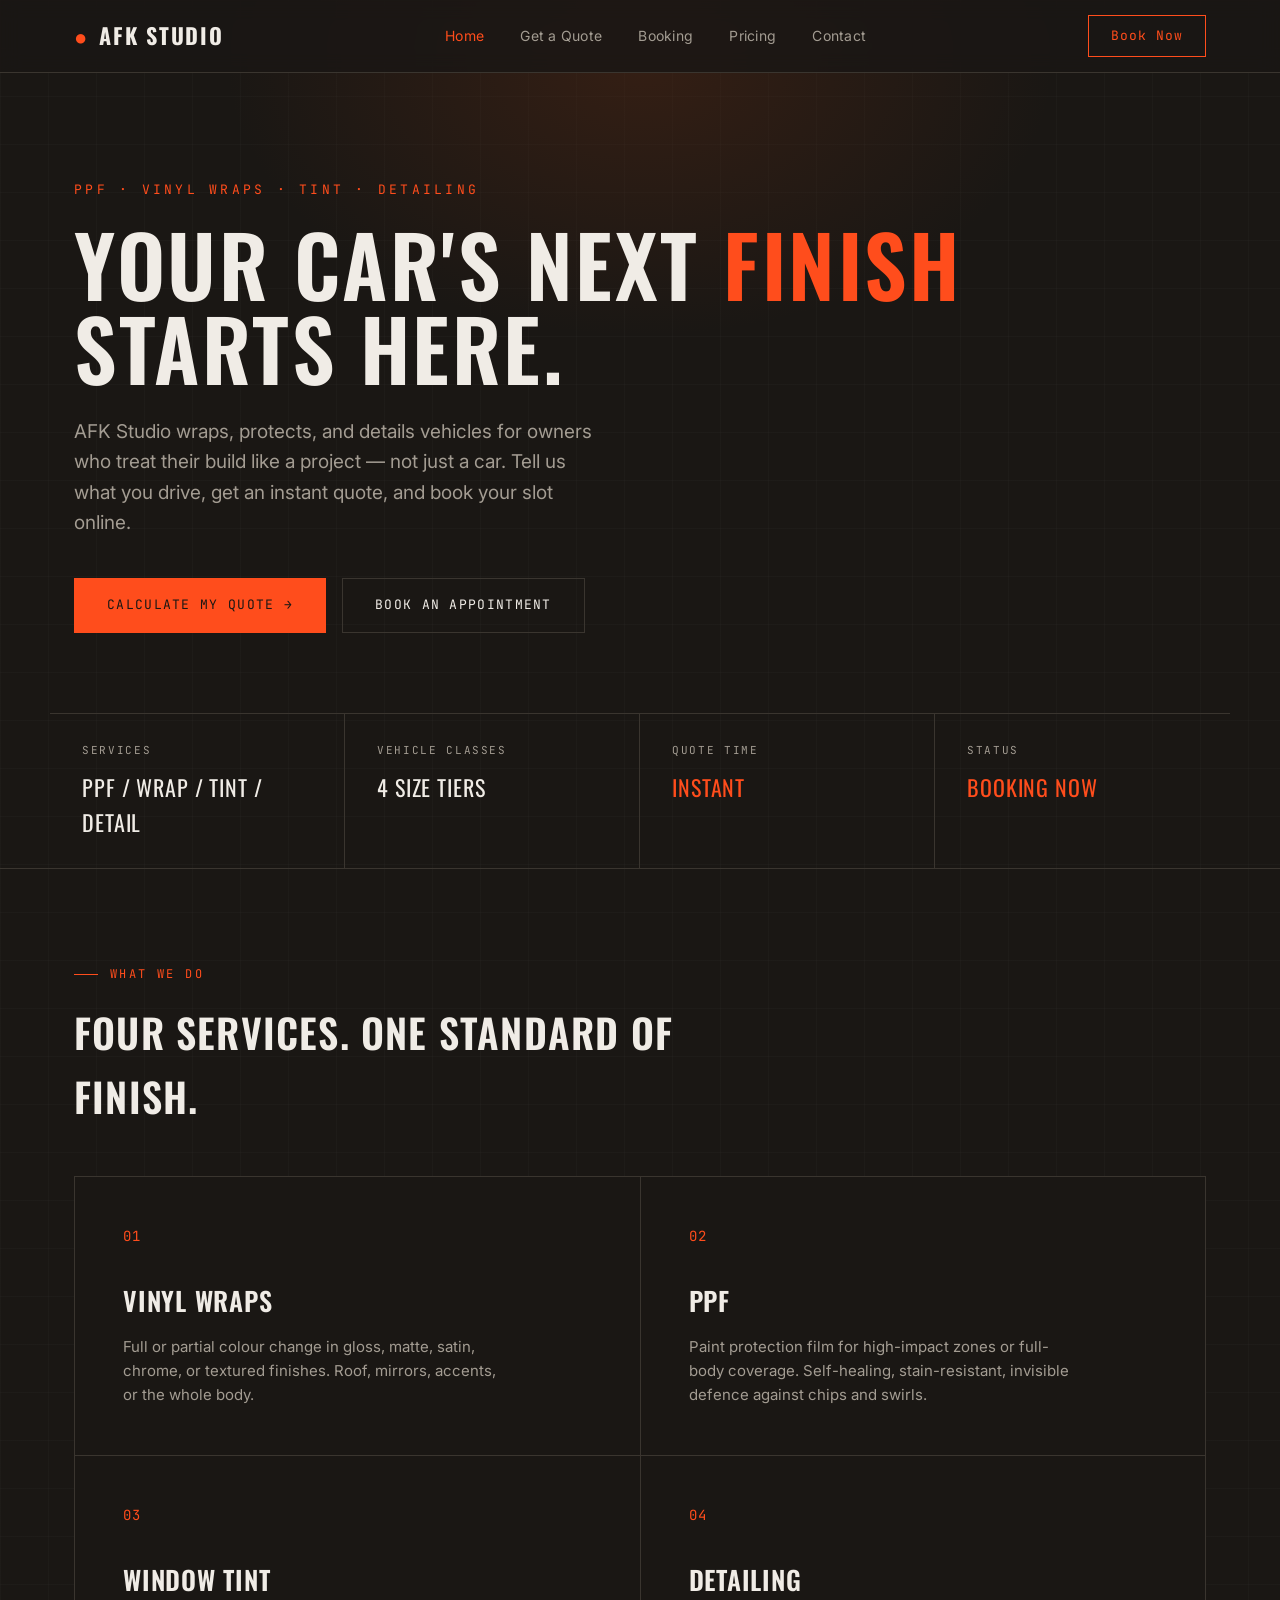
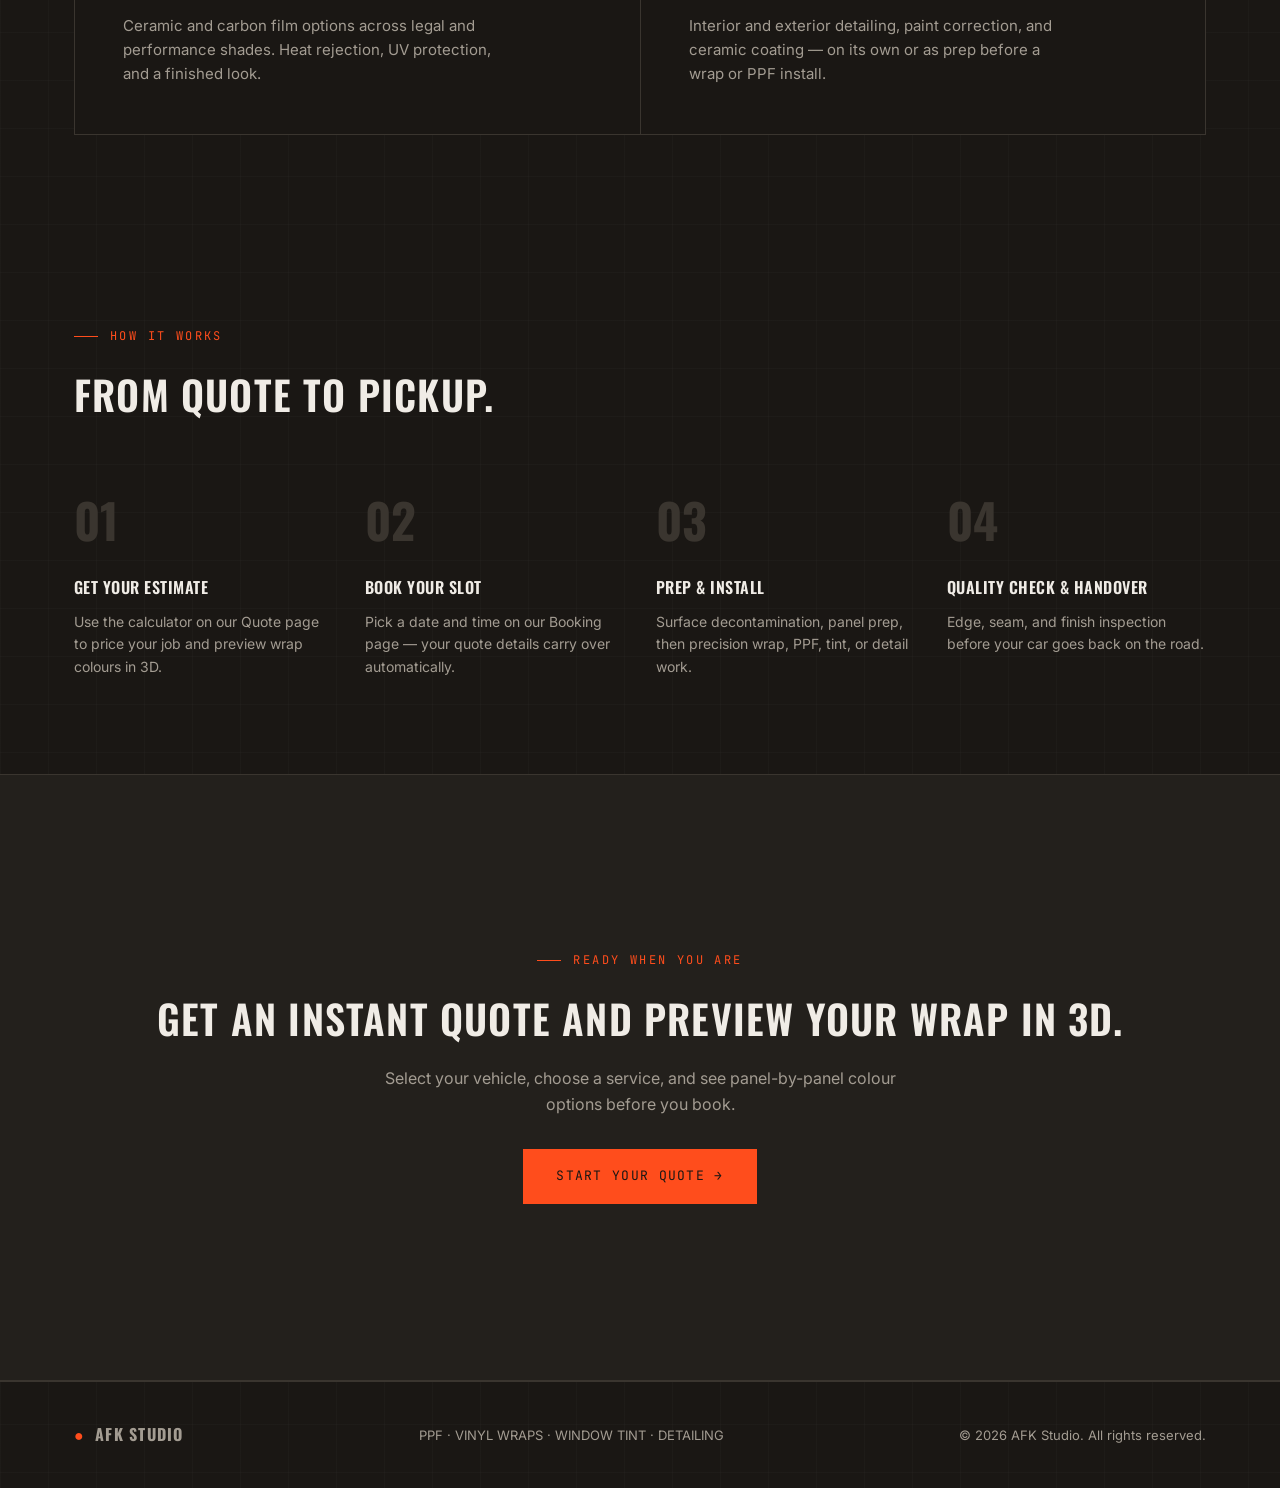
<file: index.html>
<!DOCTYPE html>
<html lang="en">
<head>
<meta charset="UTF-8">
<meta name="viewport" content="width=device-width, initial-scale=1.0">
<title>AFK Studio — Vinyl Wraps, PPF, Tint & Detailing</title>
<link rel="preconnect" href="https://fonts.googleapis.com">
<link rel="preconnect" href="https://fonts.gstatic.com" crossorigin>
<link href="https://fonts.googleapis.com/css2?family=Oswald:wght@400;500;600;700&family=Inter:wght@400;500;600;700&family=JetBrains+Mono:wght@400;500&display=swap" rel="stylesheet">
<link rel="stylesheet" href="styles.css">
</head>
<body>

<header>
  <div class="nav">
    <div class="logo"><span class="dot">●</span> AFK STUDIO</div>
    <nav class="nav-links">
      <a href="index.html" data-page="home">Home</a>
      <a href="quote.html" data-page="quote">Get a Quote</a>
      <a href="booking.html" data-page="booking">Booking</a>
      <a href="coverage.html" data-page="coverage">Pricing</a>
      <a href="contact.html" data-page="contact">Contact</a>
    </nav>
    <a href="booking.html" class="nav-cta">Book Now</a>
    <button class="nav-toggle" id="navToggle" aria-label="Toggle menu" aria-expanded="false">
      <span></span><span></span><span></span>
    </button>
  </div>
</header>

<section class="hero">
  <div class="wrap">
    <div class="hero-content">
      <div class="hero-eyebrow">PPF · VINYL WRAPS · TINT · DETAILING</div>
      <h1>Your car's next <span>finish</span> starts here.</h1>
      <p>AFK Studio wraps, protects, and details vehicles for owners who treat their build like a project — not just a car. Tell us what you drive, get an instant quote, and book your slot online.</p>
      <div class="hero-actions">
        <a href="quote.html" class="btn btn-primary">Calculate My Quote →</a>
        <a href="booking.html" class="btn btn-ghost">Book an Appointment</a>
      </div>
    </div>
  </div>
  <div class="wrap" style="padding:0;">
    <div class="hero-stats">
      <div class="hero-stat">
        <div class="hs-label">Services</div>
        <div class="hs-value">PPF / WRAP / TINT / DETAIL</div>
      </div>
      <div class="hero-stat">
        <div class="hs-label">Vehicle Classes</div>
        <div class="hs-value">4 Size Tiers</div>
      </div>
      <div class="hero-stat">
        <div class="hs-label">Quote Time</div>
        <div class="hs-value accent">Instant</div>
      </div>
      <div class="hero-stat">
        <div class="hs-label">Status</div>
        <div class="hs-value accent">Booking Now</div>
      </div>
    </div>
  </div>
</section>

<section id="services">
  <div class="wrap reveal">
    <div class="section-label">What we do</div>
    <h2 style="font-size:40px;max-width:640px;">Four services. One standard of finish.</h2>
    <div class="services-grid">
      <div class="service-card">
        <div class="service-num">01</div>
        <h3>Vinyl Wraps</h3>
        <p>Full or partial colour change in gloss, matte, satin, chrome, or textured finishes. Roof, mirrors, accents, or the whole body.</p>
      </div>
      <div class="service-card">
        <div class="service-num">02</div>
        <h3>PPF</h3>
        <p>Paint protection film for high-impact zones or full-body coverage. Self-healing, stain-resistant, invisible defence against chips and swirls.</p>
      </div>
      <div class="service-card">
        <div class="service-num">03</div>
        <h3>Window Tint</h3>
        <p>Ceramic and carbon film options across legal and performance shades. Heat rejection, UV protection, and a finished look.</p>
      </div>
      <div class="service-card">
        <div class="service-num">04</div>
        <h3>Detailing</h3>
        <p>Interior and exterior detailing, paint correction, and ceramic coating — on its own or as prep before a wrap or PPF install.</p>
      </div>
    </div>
  </div>
</section>

<section>
  <div class="wrap reveal">
    <div class="section-label">How it works</div>
    <h2 style="font-size:40px;max-width:640px;">From quote to pickup.</h2>
    <div class="process-grid">
      <div class="process-step">
        <div class="pnum">01</div>
        <h4>Get your estimate</h4>
        <p>Use the calculator on our Quote page to price your job and preview wrap colours in 3D.</p>
      </div>
      <div class="process-step">
        <div class="pnum">02</div>
        <h4>Book your slot</h4>
        <p>Pick a date and time on our Booking page — your quote details carry over automatically.</p>
      </div>
      <div class="process-step">
        <div class="pnum">03</div>
        <h4>Prep &amp; install</h4>
        <p>Surface decontamination, panel prep, then precision wrap, PPF, tint, or detail work.</p>
      </div>
      <div class="process-step">
        <div class="pnum">04</div>
        <h4>Quality check &amp; handover</h4>
        <p>Edge, seam, and finish inspection before your car goes back on the road.</p>
      </div>
    </div>
  </div>
</section>

<section class="calc-section">
  <div class="wrap reveal" style="padding:80px 32px;text-align:center;">
    <div class="section-label" style="justify-content:center;">Ready when you are</div>
    <h2 style="font-size:40px;">Get an instant quote and preview your wrap in 3D.</h2>
    <p style="color:var(--text-dim);max-width:560px;margin:16px auto 32px;">Select your vehicle, choose a service, and see panel-by-panel colour options before you book.</p>
    <a href="quote.html" class="btn btn-primary">Start Your Quote →</a>
  </div>
</section>

<footer>
  <div class="wrap footer-row">
    <div class="logo"><span class="dot">●</span> AFK STUDIO</div>
    <div>PPF · VINYL WRAPS · WINDOW TINT · DETAILING</div>
    <div>© 2026 AFK Studio. All rights reserved.</div>
  </div>
</footer>

<script src="common.js"></script>
<script>setActiveNav('home');</script>
</body>
</html>
</file>
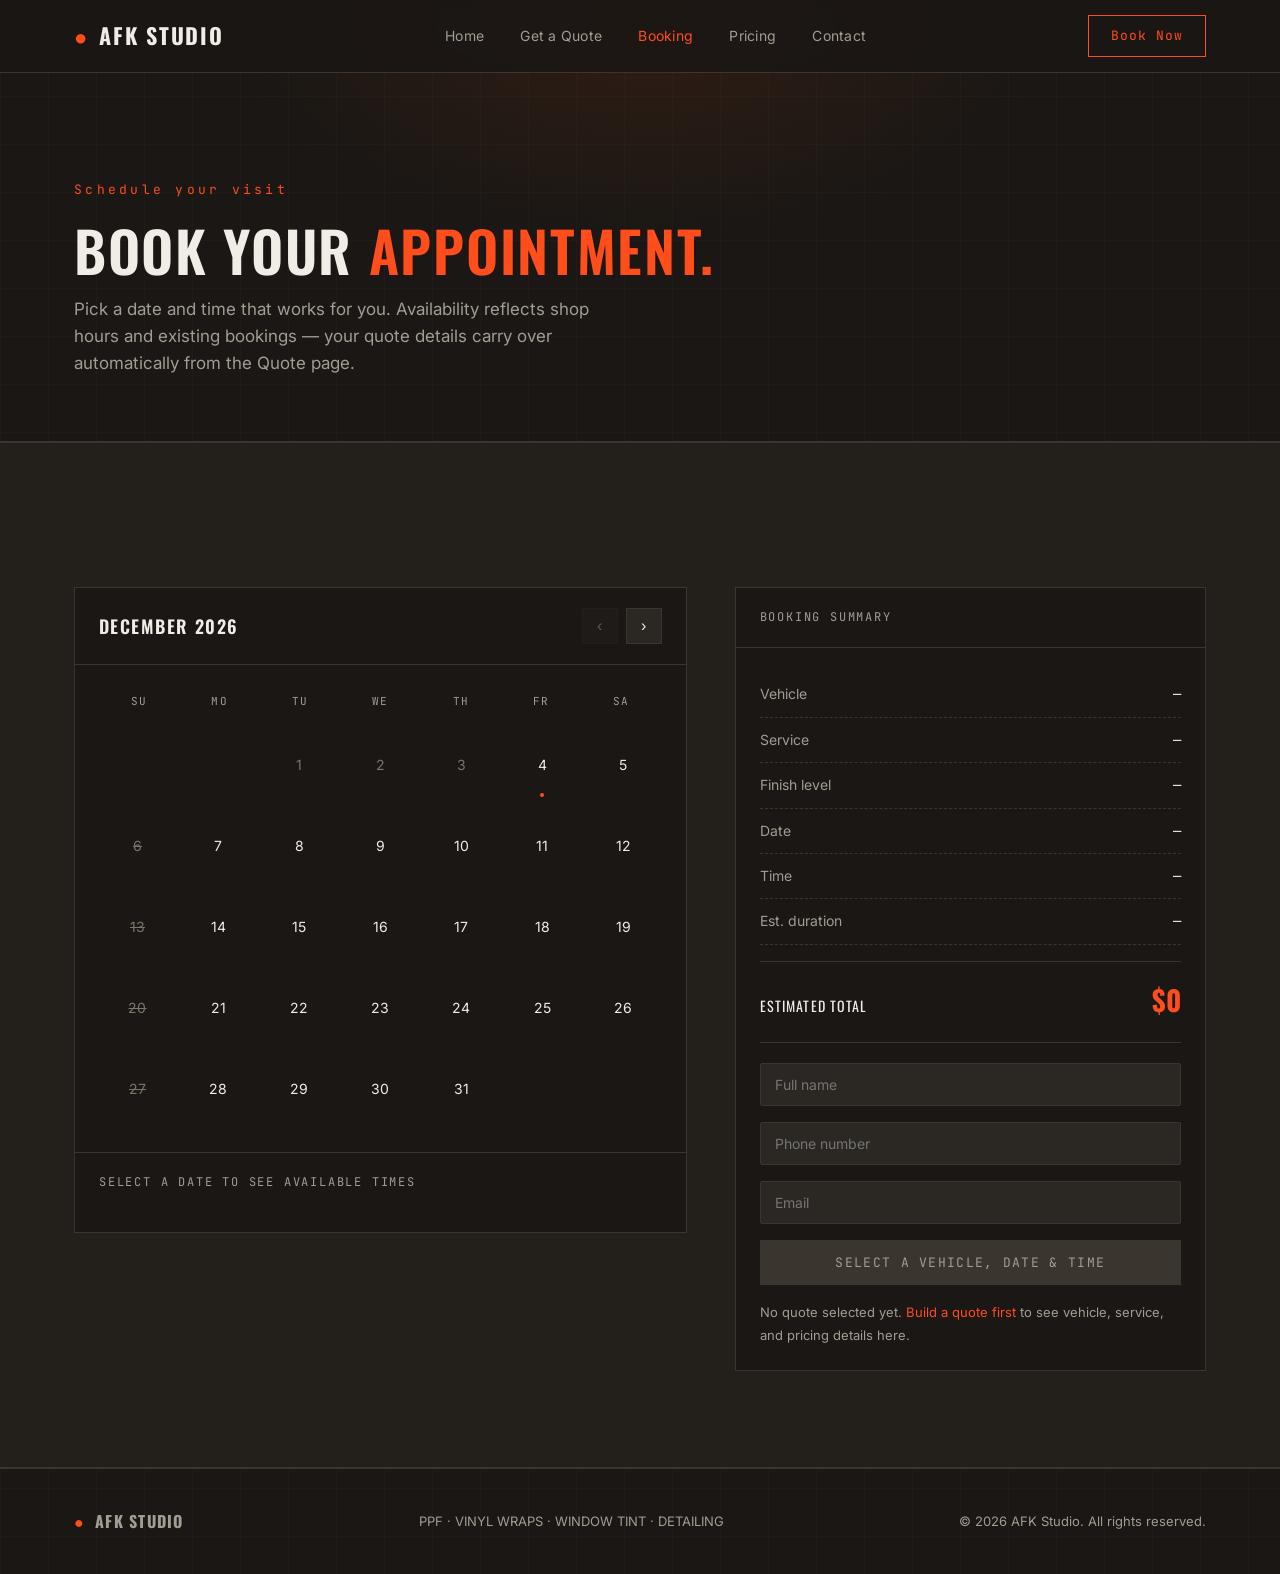
<file: booking.html>
<!DOCTYPE html>
<html lang="en">
<head>
<meta charset="UTF-8">
<meta name="viewport" content="width=device-width, initial-scale=1.0">
<title>Book an Appointment — AFK Studio</title>
<link rel="preconnect" href="https://fonts.googleapis.com">
<link rel="preconnect" href="https://fonts.gstatic.com" crossorigin>
<link href="https://fonts.googleapis.com/css2?family=Oswald:wght@400;500;600;700&family=Inter:wght@400;500;600;700&family=JetBrains+Mono:wght@400;500&display=swap" rel="stylesheet">
<link rel="stylesheet" href="styles.css">
</head>
<body>

<header>
  <div class="nav">
    <div class="logo"><span class="dot">●</span> AFK STUDIO</div>
    <nav class="nav-links">
      <a href="index.html" data-page="home">Home</a>
      <a href="quote.html" data-page="quote">Get a Quote</a>
      <a href="booking.html" data-page="booking">Booking</a>
      <a href="coverage.html" data-page="coverage">Pricing</a>
      <a href="contact.html" data-page="contact">Contact</a>
    </nav>
    <a href="booking.html" class="nav-cta">Book Now</a>
    <button class="nav-toggle" id="navToggle" aria-label="Toggle menu" aria-expanded="false">
      <span></span><span></span><span></span>
    </button>
  </div>
</header>

<section class="page-header">
  <div class="wrap page-header-content">
    <div class="hero-eyebrow">Schedule your visit</div>
    <h1>Book your <span>appointment.</span></h1>
    <p>Pick a date and time that works for you. Availability reflects shop hours and existing bookings — your quote details carry over automatically from the Quote page.</p>
  </div>
</section>

<section class="booking-section">
  <div class="wrap reveal">
    <div class="booking-grid">
      <div class="calendar-card">
        <div class="calendar-head">
          <h4 id="calMonthLabel">Month Year</h4>
          <div class="calendar-nav">
            <button id="calPrev" aria-label="Previous month">‹</button>
            <button id="calNext" aria-label="Next month">›</button>
          </div>
        </div>
        <div class="calendar-grid">
          <div class="calendar-weekdays">
            <span>Su</span><span>Mo</span><span>Tu</span><span>We</span><span>Th</span><span>Fr</span><span>Sa</span>
          </div>
          <div class="calendar-days" id="calDays"></div>
        </div>
        <div class="slots-section">
          <div class="slots-label" id="slotsLabel">Select a date to see available times</div>
          <div class="slots-grid" id="slotsGrid"></div>
        </div>
      </div>

      <div class="booking-summary">
        <div class="booking-summary-head">Booking Summary</div>
        <div class="booking-summary-body">
          <div class="bs-line"><span class="k">Vehicle</span><span class="v" id="bsVehicle">—</span></div>
          <div class="bs-line"><span class="k">Service</span><span class="v" id="bsService">—</span></div>
          <div class="bs-line"><span class="k">Finish level</span><span class="v" id="bsPkg">—</span></div>
          <div class="bs-line"><span class="k">Date</span><span class="v" id="bsDate">—</span></div>
          <div class="bs-line"><span class="k">Time</span><span class="v" id="bsTime">—</span></div>
          <div class="bs-line"><span class="k">Est. duration</span><span class="v" id="bsDuration">—</span></div>

          <div class="bs-total">
            <span class="k">Estimated total</span>
            <span class="v" id="bsTotal">$0</span>
          </div>

          <div class="booking-form" id="bookingForm">
            <input type="text" id="bfName" placeholder="Full name" required>
            <input type="tel" id="bfPhone" placeholder="Phone number" required>
            <input type="email" id="bfEmail" placeholder="Email">
            <button class="booking-confirm" id="bfConfirm" disabled>Select a Vehicle, Date &amp; Time</button>
          </div>

          <div class="booking-confirmation" id="bookingConfirmation" style="display:none;">
            <h4>Appointment Requested</h4>
            <p>We've received your booking request. We'll confirm by phone or email shortly.</p>
            <div class="bc-ref" id="bcRef"></div>
          </div>

          <p id="noQuoteHint" style="display:none;font-size:13px;color:var(--text-dim);margin-top:16px;line-height:1.7;">
            No quote selected yet. <a href="quote.html" style="color:var(--accent);">Build a quote first</a> to see vehicle, service, and pricing details here.
          </p>
        </div>
      </div>
    </div>
  </div>
</section>

<footer>
  <div class="wrap footer-row">
    <div class="logo"><span class="dot">●</span> AFK STUDIO</div>
    <div>PPF · VINYL WRAPS · WINDOW TINT · DETAILING</div>
    <div>© 2026 AFK Studio. All rights reserved.</div>
  </div>
</footer>

<script src="common.js"></script>
<script src="booking.js"></script>
<script>setActiveNav('booking');</script>
</body>
</html>
</file>
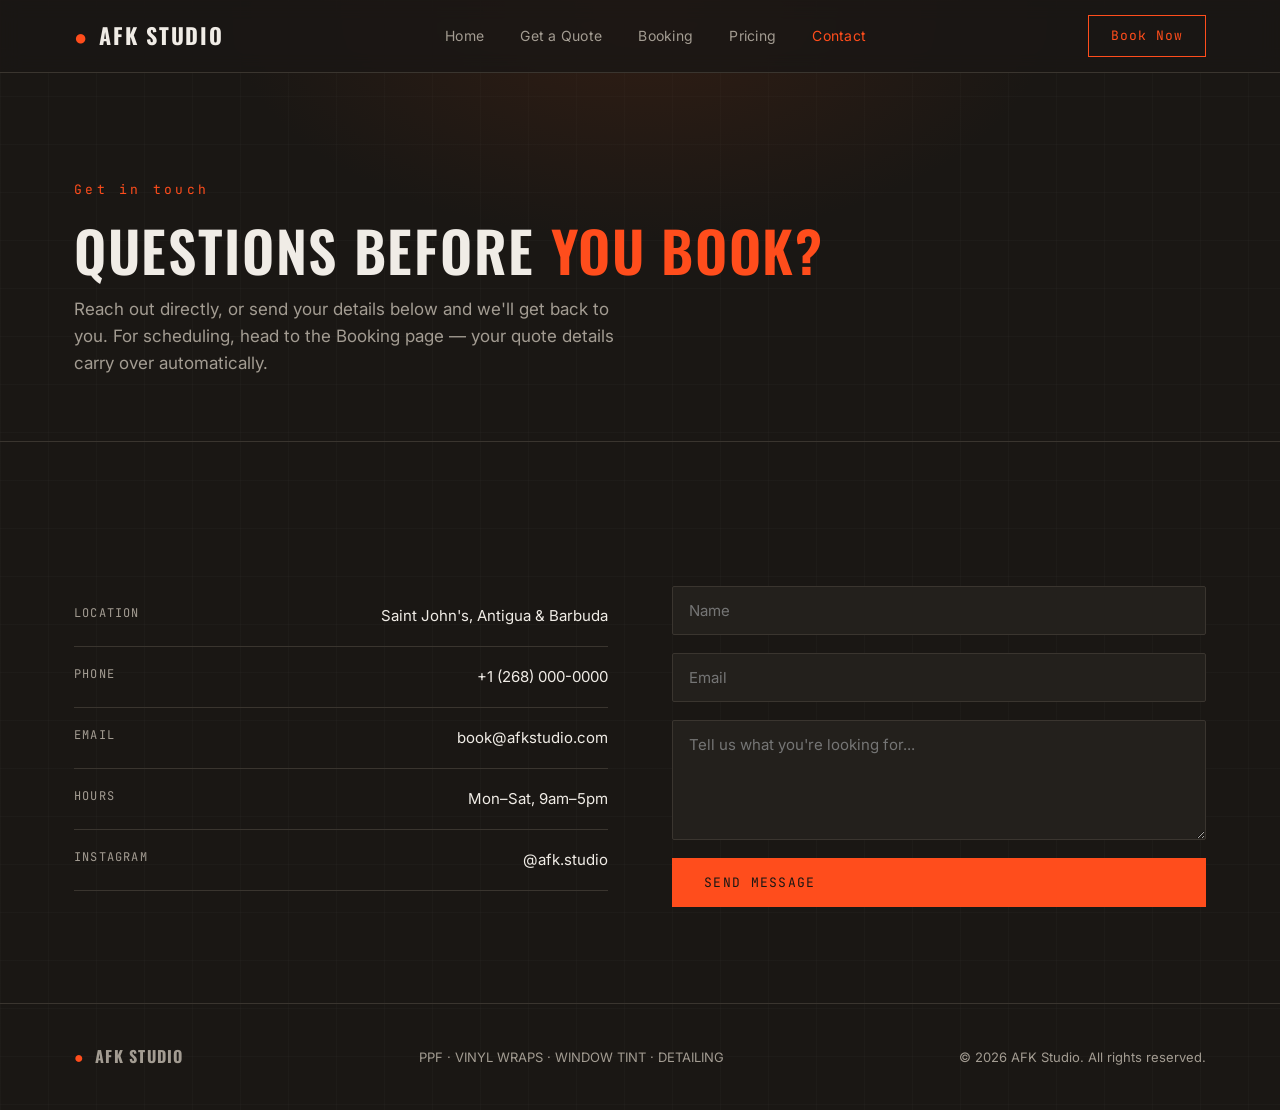
<file: contact.html>
<!DOCTYPE html>
<html lang="en">
<head>
<meta charset="UTF-8">
<meta name="viewport" content="width=device-width, initial-scale=1.0">
<title>Contact — AFK Studio</title>
<link rel="preconnect" href="https://fonts.googleapis.com">
<link rel="preconnect" href="https://fonts.gstatic.com" crossorigin>
<link href="https://fonts.googleapis.com/css2?family=Oswald:wght@400;500;600;700&family=Inter:wght@400;500;600;700&family=JetBrains+Mono:wght@400;500&display=swap" rel="stylesheet">
<link rel="stylesheet" href="styles.css">
</head>
<body>

<header>
  <div class="nav">
    <div class="logo"><span class="dot">●</span> AFK STUDIO</div>
    <nav class="nav-links">
      <a href="index.html" data-page="home">Home</a>
      <a href="quote.html" data-page="quote">Get a Quote</a>
      <a href="booking.html" data-page="booking">Booking</a>
      <a href="coverage.html" data-page="coverage">Pricing</a>
      <a href="contact.html" data-page="contact">Contact</a>
    </nav>
    <a href="booking.html" class="nav-cta">Book Now</a>
    <button class="nav-toggle" id="navToggle" aria-label="Toggle menu" aria-expanded="false">
      <span></span><span></span><span></span>
    </button>
  </div>
</header>

<section class="page-header">
  <div class="wrap page-header-content">
    <div class="hero-eyebrow">Get in touch</div>
    <h1>Questions before <span>you book?</span></h1>
    <p>Reach out directly, or send your details below and we'll get back to you. For scheduling, head to the Booking page — your quote details carry over automatically.</p>
  </div>
</section>

<section>
  <div class="wrap reveal">
    <div class="contact-grid">
      <div class="contact-info">
        <div class="info-row"><span class="k">Location</span><span>Saint John's, Antigua &amp; Barbuda</span></div>
        <div class="info-row"><span class="k">Phone</span><span>+1 (268) 000-0000</span></div>
        <div class="info-row"><span class="k">Email</span><span>book@afkstudio.com</span></div>
        <div class="info-row"><span class="k">Hours</span><span>Mon–Sat, 9am–5pm</span></div>
        <div class="info-row"><span class="k">Instagram</span><span>@afk.studio</span></div>
      </div>
      <form class="contact-form" onsubmit="event.preventDefault(); alert('Thanks — we\'ll get back to you shortly.');">
        <input type="text" placeholder="Name" required>
        <input type="email" placeholder="Email" required>
        <textarea placeholder="Tell us what you're looking for..."></textarea>
        <button type="submit" class="btn btn-primary" style="border:none;">Send Message</button>
      </form>
    </div>
  </div>
</section>

<footer>
  <div class="wrap footer-row">
    <div class="logo"><span class="dot">●</span> AFK STUDIO</div>
    <div>PPF · VINYL WRAPS · WINDOW TINT · DETAILING</div>
    <div>© 2026 AFK Studio. All rights reserved.</div>
  </div>
</footer>

<script src="common.js"></script>
<script>setActiveNav('contact');</script>
</body>
</html>
</file>
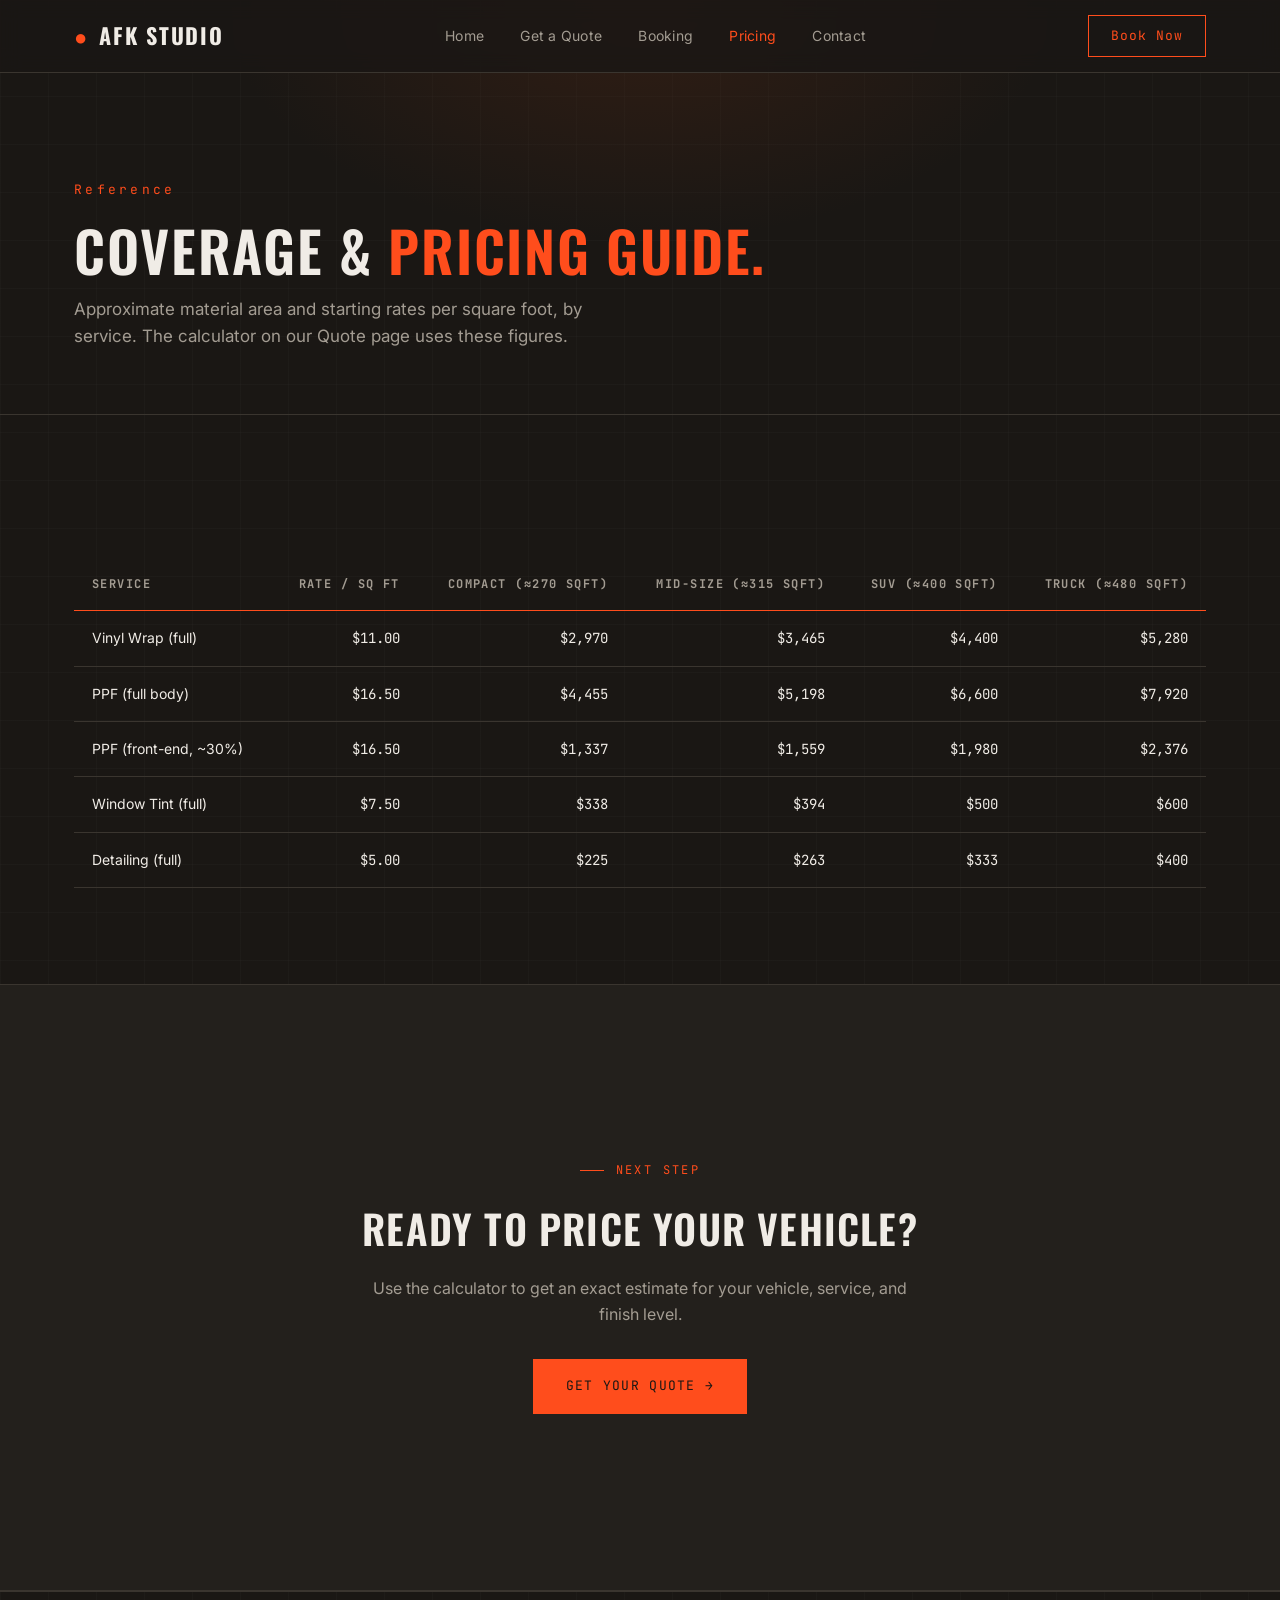
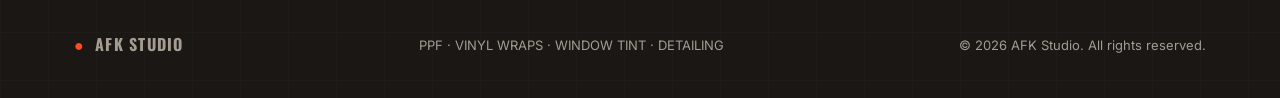
<file: coverage.html>
<!DOCTYPE html>
<html lang="en">
<head>
<meta charset="UTF-8">
<meta name="viewport" content="width=device-width, initial-scale=1.0">
<title>Pricing Guide — AFK Studio</title>
<link rel="preconnect" href="https://fonts.googleapis.com">
<link rel="preconnect" href="https://fonts.gstatic.com" crossorigin>
<link href="https://fonts.googleapis.com/css2?family=Oswald:wght@400;500;600;700&family=Inter:wght@400;500;600;700&family=JetBrains+Mono:wght@400;500&display=swap" rel="stylesheet">
<link rel="stylesheet" href="styles.css">
</head>
<body>

<header>
  <div class="nav">
    <div class="logo"><span class="dot">●</span> AFK STUDIO</div>
    <nav class="nav-links">
      <a href="index.html" data-page="home">Home</a>
      <a href="quote.html" data-page="quote">Get a Quote</a>
      <a href="booking.html" data-page="booking">Booking</a>
      <a href="coverage.html" data-page="coverage">Pricing</a>
      <a href="contact.html" data-page="contact">Contact</a>
    </nav>
    <a href="booking.html" class="nav-cta">Book Now</a>
    <button class="nav-toggle" id="navToggle" aria-label="Toggle menu" aria-expanded="false">
      <span></span><span></span><span></span>
    </button>
  </div>
</header>

<section class="page-header">
  <div class="wrap page-header-content">
    <div class="hero-eyebrow">Reference</div>
    <h1>Coverage &amp; <span>pricing guide.</span></h1>
    <p>Approximate material area and starting rates per square foot, by service. The calculator on our Quote page uses these figures.</p>
  </div>
</section>

<section>
  <div class="wrap reveal">
    <table class="coverage">
      <thead>
        <tr>
          <th>Service</th>
          <th class="num">Rate / sq ft</th>
          <th class="num">Compact (≈270 sqft)</th>
          <th class="num">Mid-size (≈315 sqft)</th>
          <th class="num">SUV (≈400 sqft)</th>
          <th class="num">Truck (≈480 sqft)</th>
        </tr>
      </thead>
      <tbody>
        <tr>
          <td>Vinyl Wrap (full)</td>
          <td class="num">$11.00</td>
          <td class="num">$2,970</td>
          <td class="num">$3,465</td>
          <td class="num">$4,400</td>
          <td class="num">$5,280</td>
        </tr>
        <tr>
          <td>PPF (full body)</td>
          <td class="num">$16.50</td>
          <td class="num">$4,455</td>
          <td class="num">$5,198</td>
          <td class="num">$6,600</td>
          <td class="num">$7,920</td>
        </tr>
        <tr>
          <td>PPF (front-end, ~30%)</td>
          <td class="num">$16.50</td>
          <td class="num">$1,337</td>
          <td class="num">$1,559</td>
          <td class="num">$1,980</td>
          <td class="num">$2,376</td>
        </tr>
        <tr>
          <td>Window Tint (full)</td>
          <td class="num">$7.50</td>
          <td class="num">$338</td>
          <td class="num">$394</td>
          <td class="num">$500</td>
          <td class="num">$600</td>
        </tr>
        <tr>
          <td>Detailing (full)</td>
          <td class="num">$5.00</td>
          <td class="num">$225</td>
          <td class="num">$263</td>
          <td class="num">$333</td>
          <td class="num">$400</td>
        </tr>
      </tbody>
    </table>
  </div>
</section>

<section class="calc-section">
  <div class="wrap reveal" style="padding:80px 32px;text-align:center;">
    <div class="section-label" style="justify-content:center;">Next step</div>
    <h2 style="font-size:40px;">Ready to price your vehicle?</h2>
    <p style="color:var(--text-dim);max-width:560px;margin:16px auto 32px;">Use the calculator to get an exact estimate for your vehicle, service, and finish level.</p>
    <a href="quote.html" class="btn btn-primary">Get Your Quote →</a>
  </div>
</section>

<footer>
  <div class="wrap footer-row">
    <div class="logo"><span class="dot">●</span> AFK STUDIO</div>
    <div>PPF · VINYL WRAPS · WINDOW TINT · DETAILING</div>
    <div>© 2026 AFK Studio. All rights reserved.</div>
  </div>
</footer>

<script src="common.js"></script>
<script>setActiveNav('coverage');</script>
</body>
</html>
</file>
<file: styles.css>
:root{
    --bg:#1A1714;
    --bg-2:#15120F;
    --panel:#23201C;
    --panel-2:#2B2722;
    --line:#3A352F;
    --text:#F0ECE6;
    --text-dim:#A39C92;
    --accent:#FF4D1C;
    --accent-dim:#5C2A14;
    --accent-soft:rgba(255,77,28,0.12);
    --mono:#7A746A;
    --radius:2px;
  }
  *{margin:0;padding:0;box-sizing:border-box;}
  html{scroll-behavior:smooth;}
  body{
    background:var(--bg);
    color:var(--text);
    font-family:'Inter',sans-serif;
    line-height:1.6;
    -webkit-font-smoothing:antialiased;
    background-image:
      linear-gradient(rgba(255,237,224,0.02) 1px, transparent 1px),
      linear-gradient(90deg, rgba(255,237,224,0.02) 1px, transparent 1px);
    background-size:48px 48px;
  }
  h1,h2,h3,h4{
    font-family:'Oswald',sans-serif;
    text-transform:uppercase;
    letter-spacing:0.03em;
    font-weight:600;
  }
  .mono{font-family:'JetBrains Mono',monospace;}
  a{color:inherit;text-decoration:none;}
  img{max-width:100%;display:block;}

  /* ===== Layout helpers ===== */
  .wrap{max-width:1180px;margin:0 auto;padding:0 24px;}
  section{padding:96px 0;}
  .section-label{
    font-family:'JetBrains Mono',monospace;
    font-size:12px;
    letter-spacing:0.2em;
    text-transform:uppercase;
    color:var(--accent);
    margin-bottom:16px;
    display:flex;
    align-items:center;
    gap:12px;
  }
  .section-label::before{
    content:'';
    width:24px;height:1px;background:var(--accent);
  }

  /* ===== Animations ===== */
  @keyframes fadeUp{
    from{opacity:0;transform:translateY(24px);}
    to{opacity:1;transform:translateY(0);}
  }
  .reveal{
    opacity:0;
    transform:translateY(24px);
    transition:opacity .7s ease, transform .7s ease;
  }
  .reveal.visible{
    opacity:1;
    transform:translateY(0);
  }
  .hero-eyebrow, .hero h1, .hero p, .hero-actions, .hero-stats{
    animation:fadeUp .8s ease backwards;
  }
  .hero-eyebrow{animation-delay:.05s;}
  .hero h1{animation-delay:.15s;}
  .hero p{animation-delay:.25s;}
  .hero-actions{animation-delay:.35s;}
  .hero-stats{animation-delay:.45s;}

  /* ===== Header ===== */
  header{
    position:fixed;top:0;left:0;right:0;
    z-index:100;
    background:rgba(26,23,20,0.85);
    backdrop-filter:blur(10px);
    border-bottom:1px solid var(--line);
  }
  .nav{
    max-width:1180px;margin:0 auto;padding:0 24px;
    height:72px;display:flex;align-items:center;justify-content:space-between;
  }
  .logo{
    font-family:'Oswald',sans-serif;
    font-size:22px;font-weight:700;
    letter-spacing:0.08em;
    display:flex;align-items:center;gap:10px;
  }
  .logo .dot{color:var(--accent);}
  .nav-links{display:flex;gap:36px;font-size:14px;letter-spacing:0.02em;}
  .nav-links a{color:var(--text-dim);transition:color .2s;}
  .nav-links a:hover{color:var(--text);}
  .nav-links a.active{color:var(--accent);}
  .nav-cta{
    border:1px solid var(--accent);
    color:var(--accent);
    padding:10px 22px;
    font-family:'JetBrains Mono',monospace;
    font-size:13px;
    letter-spacing:0.08em;
    transition:all .2s;
  }
  .nav-cta:hover{background:var(--accent);color:var(--bg);}

  /* Mobile nav toggle */
  .nav-toggle{
    display:none;
    width:40px;height:40px;
    background:none;
    border:1px solid var(--line);
    color:var(--text);
    cursor:pointer;
    align-items:center;justify-content:center;
    flex-direction:column;
    gap:5px;
  }
  .nav-toggle span{
    display:block;
    width:18px;height:2px;
    background:var(--text);
    transition:transform .2s, opacity .2s;
  }
  .nav-toggle.open span:nth-child(1){transform:translateY(7px) rotate(45deg);}
  .nav-toggle.open span:nth-child(2){opacity:0;}
  .nav-toggle.open span:nth-child(3){transform:translateY(-7px) rotate(-45deg);}

  /* ===== Page Header (sub-pages) ===== */
  .page-header{
    padding-top:180px;
    padding-bottom:64px;
    position:relative;
    overflow:hidden;
    border-bottom:1px solid var(--line);
  }
  .page-header::before{
    content:'';
    position:absolute;
    top:-240px;left:50%;
    transform:translateX(-50%);
    width:900px;height:500px;
    background:radial-gradient(ellipse, var(--accent-dim) 0%, transparent 65%);
    opacity:0.35;
    pointer-events:none;
  }
  .page-header-content{position:relative;z-index:1;}
  .page-header h1{
    font-size:56px;
    line-height:1.05;
    margin-bottom:16px;
  }
  .page-header h1 span{color:var(--accent);}
  .page-header p{
    font-size:17px;
    color:var(--text-dim);
    max-width:560px;
  }
  @media (max-width:560px){
    .page-header{padding-top:140px;padding-bottom:48px;}
    .page-header h1{font-size:36px;}
  }

  /* ===== Hero ===== */
  .hero{
    padding-top:180px;padding-bottom:0;
    position:relative;
    overflow:hidden;
    border-bottom:1px solid var(--line);
  }
  .hero::before{
    content:'';
    position:absolute;
    top:-240px;left:50%;
    transform:translateX(-50%);
    width:900px;height:600px;
    background:radial-gradient(ellipse, var(--accent-dim) 0%, transparent 65%);
    opacity:0.4;
    pointer-events:none;
  }
  .hero-content{
    position:relative;
    z-index:1;
    padding-bottom:80px;
    max-width:900px;
  }
  .hero-eyebrow{
    font-family:'JetBrains Mono',monospace;
    font-size:13px;
    color:var(--accent);
    letter-spacing:0.25em;
    margin-bottom:20px;
  }
  .hero h1{
    font-size:84px;
    line-height:1.0;
    margin-bottom:28px;
  }
  .hero h1 span{color:var(--accent);}
  .hero p{
    font-size:19px;
    color:var(--text-dim);
    max-width:520px;
    margin-bottom:40px;
  }
  .hero-actions{display:flex;gap:16px;flex-wrap:wrap;}
  .btn{
    padding:16px 32px;
    font-family:'JetBrains Mono',monospace;
    font-size:13px;
    letter-spacing:0.1em;
    text-transform:uppercase;
    border:1px solid transparent;
    transition:all .2s;
    cursor:pointer;
    display:inline-flex;align-items:center;gap:10px;
  }
  .btn-primary{background:var(--accent);color:var(--bg);}
  .btn-primary:hover{background:#ff6638;}
  .btn-ghost{border-color:var(--line);color:var(--text);}
  .btn-ghost:hover{border-color:var(--text-dim);}

  /* Hero stats strip */
  .hero-stats{
    position:relative;z-index:1;
    display:grid;
    grid-template-columns:repeat(4,1fr);
    border-top:1px solid var(--line);
  }
  .hero-stat{
    padding:28px 32px;
    border-right:1px solid var(--line);
  }
  .hero-stat:last-child{border-right:none;}
  .hero-stat .hs-label{
    font-family:'JetBrains Mono',monospace;
    font-size:11px;
    letter-spacing:0.15em;
    text-transform:uppercase;
    color:var(--text-dim);
    margin-bottom:10px;
  }
  .hero-stat .hs-value{
    font-family:'Oswald',sans-serif;
    font-size:22px;
    text-transform:uppercase;
    letter-spacing:0.04em;
  }
  .hero-stat .hs-value.accent{color:var(--accent);}

  /* ===== Services ===== */
  .services-grid{
    display:grid;
    grid-template-columns:repeat(2,1fr);
    gap:1px;
    background:var(--line);
    border:1px solid var(--line);
    margin-top:48px;
  }
  .service-card{
    background:var(--bg);
    padding:48px;
    transition:background .2s, transform .2s;
  }
  .service-card:hover{background:var(--panel);transform:translateY(-4px);}
  .service-num{
    font-family:'JetBrains Mono',monospace;
    font-size:14px;
    color:var(--accent);
    margin-bottom:32px;
    letter-spacing:0.1em;
  }
  .service-card h3{font-size:26px;margin-bottom:14px;}
  .service-card p{font-size:15px;color:var(--text-dim);max-width:380px;}

  /* ===== Calculator ===== */
  .calc-section{
    background:var(--panel);
    border-top:1px solid var(--line);
    border-bottom:1px solid var(--line);
  }
  .calc-grid{
    display:grid;
    grid-template-columns:1fr 1fr;
    gap:64px;
    margin-top:48px;
  }
  .calc-form{display:flex;flex-direction:column;gap:24px;}
  .field label{
    display:block;
    font-family:'JetBrains Mono',monospace;
    font-size:12px;
    letter-spacing:0.15em;
    text-transform:uppercase;
    color:var(--text-dim);
    margin-bottom:10px;
  }
  .field select{
    width:100%;
    background:var(--panel-2);
    border:1px solid var(--line);
    color:var(--text);
    padding:14px 16px;
    padding-right:40px;
    font-family:'Inter',sans-serif;
    font-size:15px;
    appearance:none;
    cursor:pointer;
    border-radius:var(--radius);
    background-image:url("data:image/svg+xml,%3Csvg xmlns='http://www.w3.org/2000/svg' width='12' height='8' viewBox='0 0 12 8'%3E%3Cpath d='M1 1l5 5 5-5' stroke='%23FF4D1C' stroke-width='2' fill='none' stroke-linecap='round' stroke-linejoin='round'/%3E%3C/svg%3E");
    background-repeat:no-repeat;
    background-position:right 16px center;
  }
  .field select:focus{outline:2px solid var(--accent);outline-offset:1px;}
  .pkg-options{display:grid;grid-template-columns:1fr 1fr 1fr;gap:10px;}
  .pkg-opt{
    border:1px solid var(--line);
    padding:12px 10px;
    text-align:center;
    cursor:pointer;
    transition:all .15s;
    font-family:'JetBrains Mono',monospace;
    font-size:12px;
    letter-spacing:0.05em;
    background:var(--panel-2);
  }
  .pkg-opt:hover{border-color:var(--text-dim);}
  .pkg-opt.active{
    border-color:var(--accent);
    background:rgba(255,77,28,0.08);
    color:var(--accent);
  }
  .pkg-opt input{display:none;}

  /* Quote ticket */
  .ticket{
    background:var(--bg);
    border:1px solid var(--line);
    padding:0;
    align-self:start;
  }
  .ticket-head{
    padding:24px 28px;
    border-bottom:1px solid var(--line);
    display:flex;justify-content:space-between;align-items:baseline;
  }
  .ticket-head h3{font-size:18px;letter-spacing:0.1em;}
  .ticket-head .id{font-family:'JetBrains Mono',monospace;font-size:12px;color:var(--text-dim);}
  .ticket-body{padding:28px;}
  .ticket-line{
    display:flex;justify-content:space-between;
    padding:11px 0;
    font-size:14px;
    border-bottom:1px dashed var(--line);
  }
  .ticket-line:last-of-type{border-bottom:none;}
  .ticket-line .k{color:var(--text-dim);}
  .ticket-line .v{font-family:'JetBrains Mono',monospace;}
  .ticket-divider{height:1px;background:var(--line);margin:20px 0;}
  .ticket-total{
    display:flex;justify-content:space-between;align-items:baseline;
    padding-top:8px;
  }
  .ticket-total .k{
    font-family:'Oswald',sans-serif;
    font-size:16px;letter-spacing:0.08em;
    text-transform:uppercase;
  }
  .ticket-total .v{
    font-family:'Oswald',sans-serif;
    font-size:38px;
    color:var(--accent);
    font-weight:700;
  }
  .ticket-note{
    margin-top:20px;
    padding-top:20px;
    border-top:1px solid var(--line);
    font-size:12px;
    color:var(--text-dim);
    line-height:1.7;
  }
  .ticket-cta{
    display:block;
    text-align:center;
    margin-top:20px;
    padding:14px;
    background:var(--accent);
    color:var(--bg);
    font-family:'JetBrains Mono',monospace;
    font-size:13px;
    letter-spacing:0.1em;
    text-transform:uppercase;
    transition:background .2s;
  }
  .ticket-cta:hover{background:#ff6638;}

  /* ===== 3D Preview ===== */
  .preview-panel{
    margin-top:32px;
    border:1px solid var(--line);
    background:var(--bg);
    display:none;
  }
  .preview-panel.visible{display:block;}
  .preview-head{
    padding:18px 24px;
    border-bottom:1px solid var(--line);
    display:flex;justify-content:space-between;align-items:center;
    flex-wrap:wrap;gap:12px;
  }
  .preview-head h3{
    font-size:16px;letter-spacing:0.1em;
  }
  .preview-hint{
    font-family:'JetBrains Mono',monospace;
    font-size:11px;letter-spacing:0.1em;text-transform:uppercase;
    color:var(--text-dim);
  }
  .preview-canvas-wrap{
    width:100%;
    aspect-ratio:16/9;
    max-height:420px;
    cursor:grab;
    background:var(--panel-2);
  }
  .preview-canvas-wrap:active{cursor:grabbing;}
  .preview-canvas-wrap canvas{display:block;width:100% !important;height:100% !important;}
  .preview-panels{
    padding:24px;
    border-top:1px solid var(--line);
    display:grid;
    grid-template-columns:repeat(auto-fit, minmax(220px, 1fr));
    gap:20px;
  }
  .panel-swatch{
    display:flex;flex-direction:column;gap:10px;
  }
  .panel-swatch label{
    font-family:'JetBrains Mono',monospace;
    font-size:11px;letter-spacing:0.12em;text-transform:uppercase;
    color:var(--text-dim);
  }
  .swatch-label-row{
    display:flex;justify-content:space-between;align-items:center;gap:8px;
  }
  .highlight-btn{
    flex-shrink:0;
    background:none;
    border:1px solid var(--line);
    color:var(--text-dim);
    font-family:'JetBrains Mono',monospace;
    font-size:10px;
    letter-spacing:0.08em;
    text-transform:uppercase;
    padding:4px 8px;
    cursor:pointer;
    transition:all .15s;
  }
  .highlight-btn:hover{border-color:var(--accent);color:var(--accent);}
  .highlight-btn.active{
    background:var(--accent);
    border-color:var(--accent);
    color:var(--bg);
  }
  .panel-swatch .swatch-row{
    display:flex;align-items:center;gap:10px;
  }
  .swatch-indicator{
    width:32px;height:32px;
    border:1px solid var(--line);
    border-radius:var(--radius);
    flex-shrink:0;
  }
  .panel-swatch select, .preview-apply-all select{
    flex:1;
    min-width:0;
    background:var(--panel-2);
    border:1px solid var(--line);
    color:var(--text);
    padding:10px 12px;
    font-family:'Inter',sans-serif;
    font-size:13px;
    appearance:none;
    cursor:pointer;
    border-radius:var(--radius);
    text-overflow:ellipsis;
    white-space:nowrap;
    overflow:hidden;
    background-image:url("data:image/svg+xml,%3Csvg xmlns='http://www.w3.org/2000/svg' width='12' height='8' viewBox='0 0 12 8'%3E%3Cpath d='M1 1l5 5 5-5' stroke='%23FF4D1C' stroke-width='2' fill='none' stroke-linecap='round' stroke-linejoin='round'/%3E%3C/svg%3E");
    background-repeat:no-repeat;
    background-position:right 12px center;
    padding-right:32px;
  }
  .panel-swatch select:focus, .preview-apply-all select:focus{outline:2px solid var(--accent);outline-offset:1px;}
  .preview-apply-all{
    padding:24px;
    border-top:1px solid var(--line);
    display:flex;align-items:center;gap:16px;flex-wrap:wrap;
  }
  .preview-apply-all label{
    font-family:'JetBrains Mono',monospace;
    font-size:11px;letter-spacing:0.12em;text-transform:uppercase;
    color:var(--text-dim);
  }
  .preview-apply-all .swatch-indicator{
    width:40px;height:40px;
  }
  .preview-apply-all select{
    min-width:200px;
    flex:0 1 auto;
  }
  .preview-apply-all button{
    padding:11px 20px;
    background:var(--panel-2);
    border:1px solid var(--line);
    color:var(--text);
    font-family:'JetBrains Mono',monospace;
    font-size:12px;letter-spacing:0.1em;text-transform:uppercase;
    cursor:pointer;
    transition:all .2s;
  }
  .preview-apply-all button:hover{border-color:var(--accent);color:var(--accent);}

  /* ===== Gallery / Process ===== */
  .process-grid{
    display:grid;
    grid-template-columns:repeat(4,1fr);
    gap:32px;
    margin-top:56px;
  }
  .process-step{position:relative;padding-left:0;}
  .process-step .pnum{
    font-family:'Oswald',sans-serif;
    font-size:48px;
    color:var(--line);
    margin-bottom:16px;
    font-weight:700;
  }
  .process-step h4{font-size:16px;margin-bottom:10px;}
  .process-step p{font-size:14px;color:var(--text-dim);}

  /* ===== Coverage table ===== */
  table.coverage{
    width:100%;
    border-collapse:collapse;
    margin-top:48px;
    font-size:14px;
  }
  table.coverage th, table.coverage td{
    padding:16px 18px;
    border-bottom:1px solid var(--line);
    text-align:left;
  }
  table.coverage th{
    font-family:'JetBrains Mono',monospace;
    font-size:12px;
    letter-spacing:0.12em;
    text-transform:uppercase;
    color:var(--text-dim);
    border-bottom:1px solid var(--accent);
  }
  table.coverage td.num, table.coverage th.num{
    font-family:'JetBrains Mono',monospace;
    text-align:right;
  }

  /* ===== Booking ===== */
  .booking-section{
    background:var(--panel);
    border-top:1px solid var(--line);
    border-bottom:1px solid var(--line);
  }
  .booking-grid{
    display:grid;
    grid-template-columns:1.3fr 1fr;
    gap:48px;
    margin-top:48px;
    align-items:start;
  }
  .booking-summary{
    background:var(--bg);
    border:1px solid var(--line);
    padding:0;
  }
  .booking-summary-head{
    padding:20px 24px;
    border-bottom:1px solid var(--line);
    font-family:'JetBrains Mono',monospace;
    font-size:12px;
    letter-spacing:0.15em;
    text-transform:uppercase;
    color:var(--text-dim);
  }
  .booking-summary-body{padding:24px;}
  .booking-summary .bs-line{
    display:flex;justify-content:space-between;
    padding:11px 0;
    font-size:14px;
    border-bottom:1px dashed var(--line);
  }
  .booking-summary .bs-line:last-of-type{border-bottom:none;}
  .booking-summary .bs-line .k{color:var(--text-dim);}
  .booking-summary .bs-line .v{font-family:'JetBrains Mono',monospace;text-align:right;}
  .booking-summary .bs-total{
    margin-top:16px;padding-top:16px;
    border-top:1px solid var(--line);
    display:flex;justify-content:space-between;align-items:baseline;
  }
  .booking-summary .bs-total .k{
    font-family:'Oswald',sans-serif;font-size:14px;
    text-transform:uppercase;letter-spacing:0.08em;
  }
  .booking-summary .bs-total .v{
    font-family:'Oswald',sans-serif;font-size:28px;color:var(--accent);font-weight:700;
  }

  /* Calendar */
  .calendar-card{
    background:var(--bg);
    border:1px solid var(--line);
  }
  .calendar-head{
    display:flex;justify-content:space-between;align-items:center;
    padding:20px 24px;
    border-bottom:1px solid var(--line);
  }
  .calendar-head h4{
    font-size:18px;letter-spacing:0.08em;
  }
  .calendar-nav{display:flex;gap:8px;}
  .calendar-nav button{
    width:36px;height:36px;
    background:var(--panel-2);
    border:1px solid var(--line);
    color:var(--text);
    font-size:16px;
    cursor:pointer;
    transition:all .2s;
    display:flex;align-items:center;justify-content:center;
  }
  .calendar-nav button:hover{border-color:var(--accent);color:var(--accent);}
  .calendar-nav button:disabled{opacity:0.3;cursor:not-allowed;}
  .calendar-grid{
    padding:20px 24px 24px;
  }
  .calendar-weekdays{
    display:grid;
    grid-template-columns:repeat(7,1fr);
    margin-bottom:8px;
  }
  .calendar-weekdays span{
    font-family:'JetBrains Mono',monospace;
    font-size:11px;letter-spacing:0.1em;text-transform:uppercase;
    color:var(--text-dim);
    text-align:center;
    padding:8px 0;
  }
  .calendar-days{
    display:grid;
    grid-template-columns:repeat(7,1fr);
    gap:4px;
  }
  .cal-day{
    aspect-ratio:1;
    display:flex;align-items:center;justify-content:center;
    font-size:14px;
    cursor:pointer;
    border:1px solid transparent;
    transition:all .15s;
    position:relative;
  }
  .cal-day.empty{cursor:default;}
  .cal-day.past{color:var(--mono);cursor:not-allowed;}
  .cal-day.closed{color:var(--mono);cursor:not-allowed;text-decoration:line-through;}
  .cal-day.available:hover{border-color:var(--accent);color:var(--accent);}
  .cal-day.selected{
    background:var(--accent);
    color:var(--bg);
    font-weight:600;
  }
  .cal-day.today:not(.selected)::after{
    content:'';
    position:absolute;bottom:6px;left:50%;
    transform:translateX(-50%);
    width:4px;height:4px;
    background:var(--accent);
    border-radius:50%;
  }

  /* Time slots */
  .slots-section{
    padding:20px 24px 24px;
    border-top:1px solid var(--line);
  }
  .slots-label{
    font-family:'JetBrains Mono',monospace;
    font-size:12px;letter-spacing:0.15em;text-transform:uppercase;
    color:var(--text-dim);
    margin-bottom:16px;
  }
  .slots-grid{
    display:grid;
    grid-template-columns:repeat(4,1fr);
    gap:10px;
  }
  .slot-btn{
    padding:12px 8px;
    text-align:center;
    border:1px solid var(--line);
    background:var(--panel-2);
    color:var(--text);
    font-family:'JetBrains Mono',monospace;
    font-size:13px;
    cursor:pointer;
    transition:all .15s;
  }
  .slot-btn:hover{border-color:var(--accent);}
  .slot-btn.selected{
    background:var(--accent);
    border-color:var(--accent);
    color:var(--bg);
    font-weight:600;
  }
  .slot-btn.unavailable{
    color:var(--mono);
    cursor:not-allowed;
    text-decoration:line-through;
    background:transparent;
  }
  .slot-btn.unavailable:hover{border-color:var(--line);}
  .slots-empty{
    font-size:14px;color:var(--text-dim);
    padding:8px 0;
  }

  /* Booking form */
  .booking-form{
    margin-top:20px;
    padding-top:20px;
    border-top:1px solid var(--line);
    display:flex;flex-direction:column;gap:16px;
  }
  .booking-form input{
    width:100%;
    background:var(--panel-2);
    border:1px solid var(--line);
    color:var(--text);
    padding:12px 14px;
    font-family:'Inter',sans-serif;
    font-size:14px;
    border-radius:var(--radius);
  }
  .booking-form input:focus{outline:2px solid var(--accent);outline-offset:1px;}
  .booking-confirm{
    display:block;width:100%;
    text-align:center;
    padding:14px;
    background:var(--accent);
    color:var(--bg);
    font-family:'JetBrains Mono',monospace;
    font-size:13px;
    letter-spacing:0.1em;
    text-transform:uppercase;
    border:none;
    cursor:pointer;
    transition:background .2s;
  }
  .booking-confirm:hover{background:#ff6638;}
  .booking-confirm:disabled{background:var(--line);color:var(--text-dim);cursor:not-allowed;}
  .booking-confirmation{
    padding:24px;
    border:1px solid var(--accent);
    background:var(--accent-soft);
    text-align:center;
  }
  .booking-confirmation h4{font-size:18px;margin-bottom:8px;letter-spacing:0.08em;}
  .booking-confirmation p{font-size:14px;color:var(--text-dim);}
  .booking-confirmation .bc-ref{
    font-family:'JetBrains Mono',monospace;
    color:var(--accent);
    margin-top:8px;
    font-size:13px;
  }

  /* ===== Contact ===== */
  .contact-grid{
    display:grid;
    grid-template-columns:1fr 1fr;
    gap:64px;
    margin-top:48px;
  }
  .contact-info .info-row{
    display:flex;justify-content:space-between;
    padding:18px 0;
    border-bottom:1px solid var(--line);
    font-size:15px;
  }
  .contact-info .info-row .k{color:var(--text-dim);font-family:'JetBrains Mono',monospace;font-size:12px;letter-spacing:0.1em;text-transform:uppercase;}
  .contact-form{display:flex;flex-direction:column;gap:18px;}
  .contact-form input, .contact-form textarea{
    background:var(--panel);
    border:1px solid var(--line);
    color:var(--text);
    padding:14px 16px;
    font-family:'Inter',sans-serif;
    font-size:15px;
    border-radius:var(--radius);
  }
  .contact-form input:focus, .contact-form textarea:focus{outline:2px solid var(--accent);outline-offset:1px;}
  .contact-form textarea{resize:vertical;min-height:120px;}

  /* ===== Footer ===== */
  footer{
    border-top:1px solid var(--line);
    padding:40px 0;
  }
  .footer-row{
    display:flex;justify-content:space-between;align-items:center;
    font-size:13px;color:var(--text-dim);
    flex-wrap:wrap;gap:16px;
  }
  .footer-row .logo{font-size:16px;}

  /* ===== Responsive ===== */
  @media (max-width:900px){
    .hero h1{font-size:48px;}
    .hero-stats{grid-template-columns:1fr 1fr;}
    .hero-stat{border-bottom:1px solid var(--line);}
    .hero-stat:nth-child(2n){border-right:none;}
    /* services already 2-col */
    .calc-grid{grid-template-columns:1fr;gap:40px;}
    .process-grid{grid-template-columns:1fr 1fr;}
    .contact-grid{grid-template-columns:1fr;}
    .booking-grid{grid-template-columns:1fr;}

    .nav-toggle{display:flex;}
    .nav-links{
      display:none;
      position:absolute;
      top:72px;left:0;right:0;
      flex-direction:column;
      gap:0;
      background:var(--bg);
      border-bottom:1px solid var(--line);
    }
    .nav-links.open{display:flex;}
    .nav-links a{
      padding:18px 24px;
      border-bottom:1px solid var(--line);
      font-size:15px;
    }
    .nav-cta{display:none;}
  }
  @media (max-width:560px){
    .hero h1{font-size:36px;}
    .hero-stats{grid-template-columns:1fr;}
    .hero-stat{border-right:none;}
    .services-grid{grid-template-columns:1fr;}
    .process-grid{grid-template-columns:1fr;}
    .pkg-options{grid-template-columns:1fr;}
    .slots-grid{grid-template-columns:1fr 1fr;}
    .preview-canvas-wrap{aspect-ratio:4/3;}
    .preview-panels{grid-template-columns:1fr;}
    .preview-apply-all{flex-direction:column;align-items:stretch;}
    .preview-apply-all select{min-width:0;width:100%;}
    .preview-apply-all button{width:100%;}
    section{padding:64px 0;}
  }

  @media (prefers-reduced-motion: reduce){
    html{scroll-behavior:auto;}
    *{transition:none !important;}
    .hero-eyebrow, .hero h1, .hero p, .hero-actions, .hero-stats{animation:none;}
    .reveal{opacity:1;transform:none;}
  }
</file>
